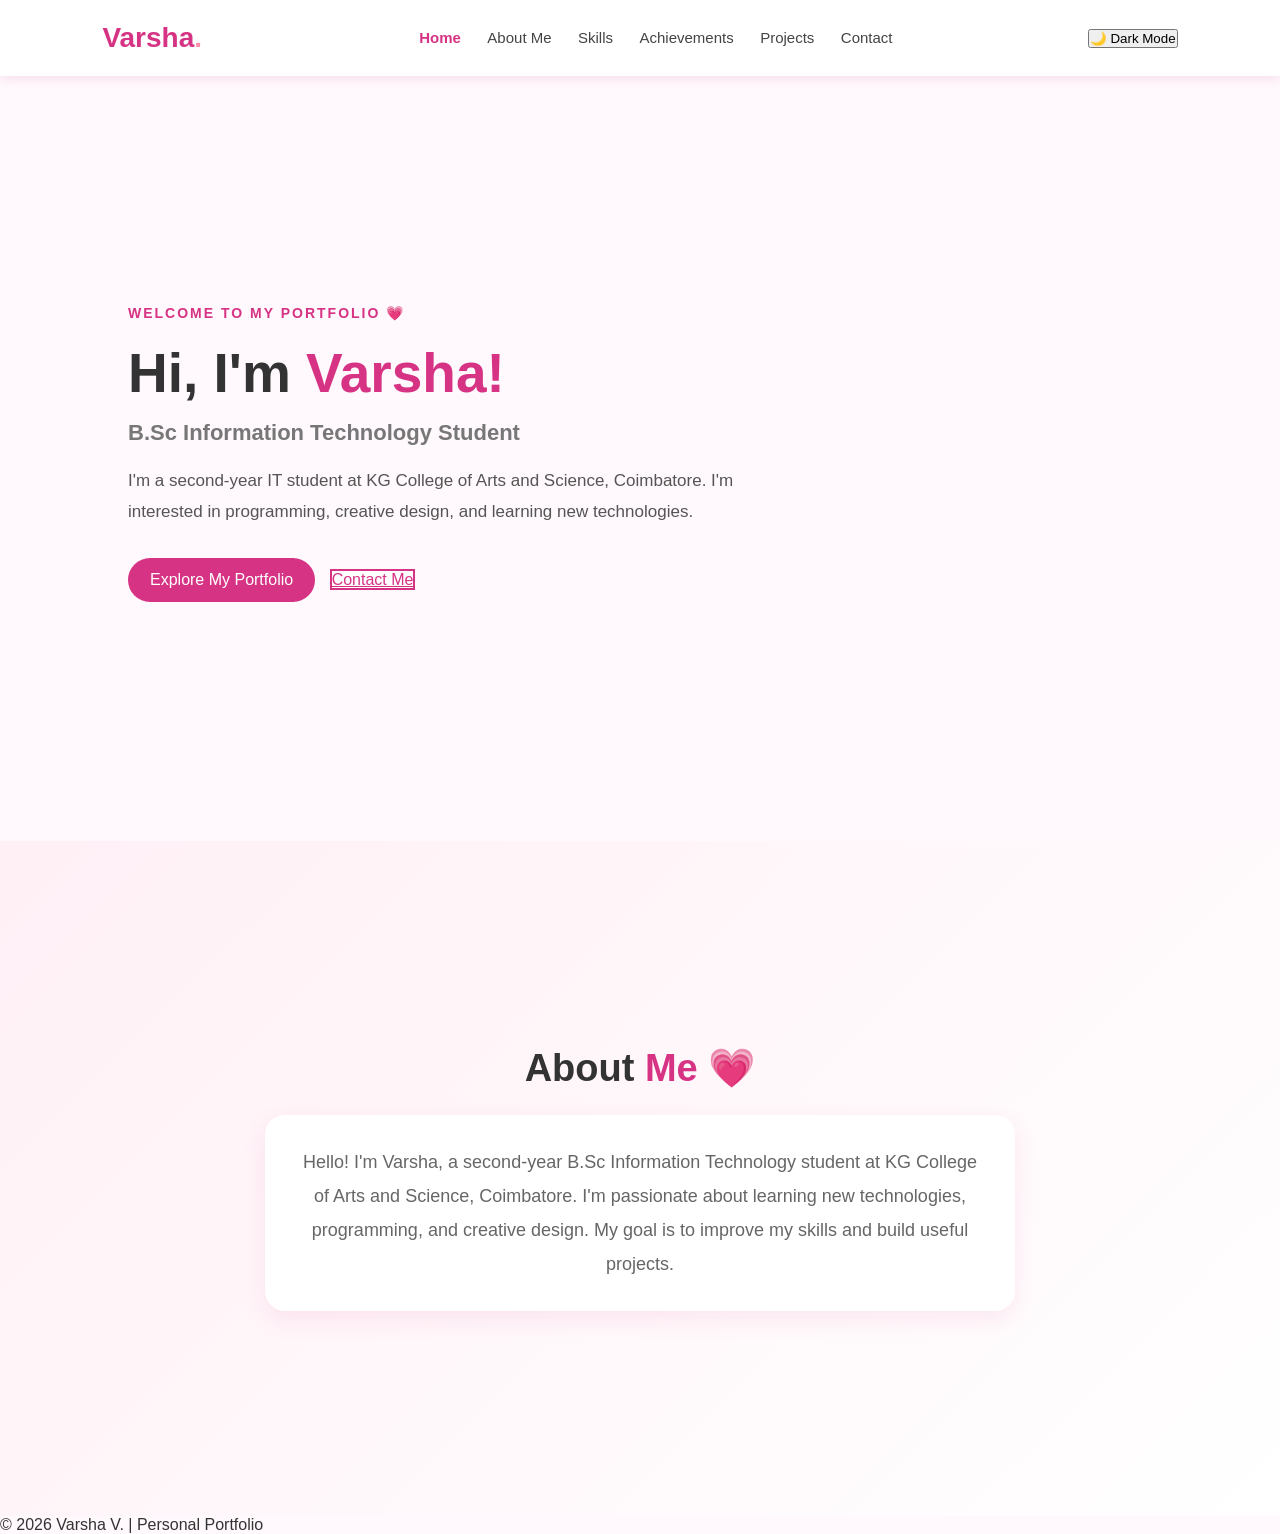
<file: index.html>
<!DOCTYPE html><html lang="en">
<head>
    <meta charset="UTF-8">
    <meta name="viewport" content="width=device-width, initial-scale=1.0">
    <title>Varsha's Portfolio</title>
    <link rel="stylesheet" href="style.css">
</head>
<body><header>
    <h2>Varsha<span>.</span></h2>

    <nav>
    <a href="index.html" class="active">Home</a>
    <a href="about.html">About Me</a>
    <a href="skills.html">Skills</a>
    <a href="achievements.html">Achievements</a>
    <a href="projects.html">Projects</a>
    <a href="contact.html">Contact</a>
</nav>
<button id="themeToggle">🌙 Dark Mode</button>
</header>

<section id="home">
    <div class="intro">
        <p class="welcome">WELCOME TO MY PORTFOLIO 💗</p>

        <h1>Hi, I'm <span>Varsha!</span></h1>

        <h3>B.Sc Information Technology Student</h3>

        <p>
            I'm a second-year IT student at KG College of Arts and Science,
            Coimbatore. I'm interested in programming, creative design,
            and learning new technologies.
        </p>

        <a href="#about" class="button">Explore My Portfolio</a>
        <a href="contact.html" class="button-outline">Contact Me</a>
    </div>
</section>
<section id="about">
        <h2>About <span>Me</span> 💗</h2>    <p>
        Hello! I'm Varsha, a second-year B.Sc Information Technology
        student at KG College of Arts and Science, Coimbatore.
        I'm passionate about learning new technologies, programming,
        and creative design. My goal is to improve my skills and
        build useful projects.
    </p>
</section>
<button id="backToTop" title="Back to Top">↑</button>
<footer>
    <p>© 2026 Varsha V. | Personal Portfolio</p>
</footer>


<script src="script.js"></script>


</body>
</html>
</file>
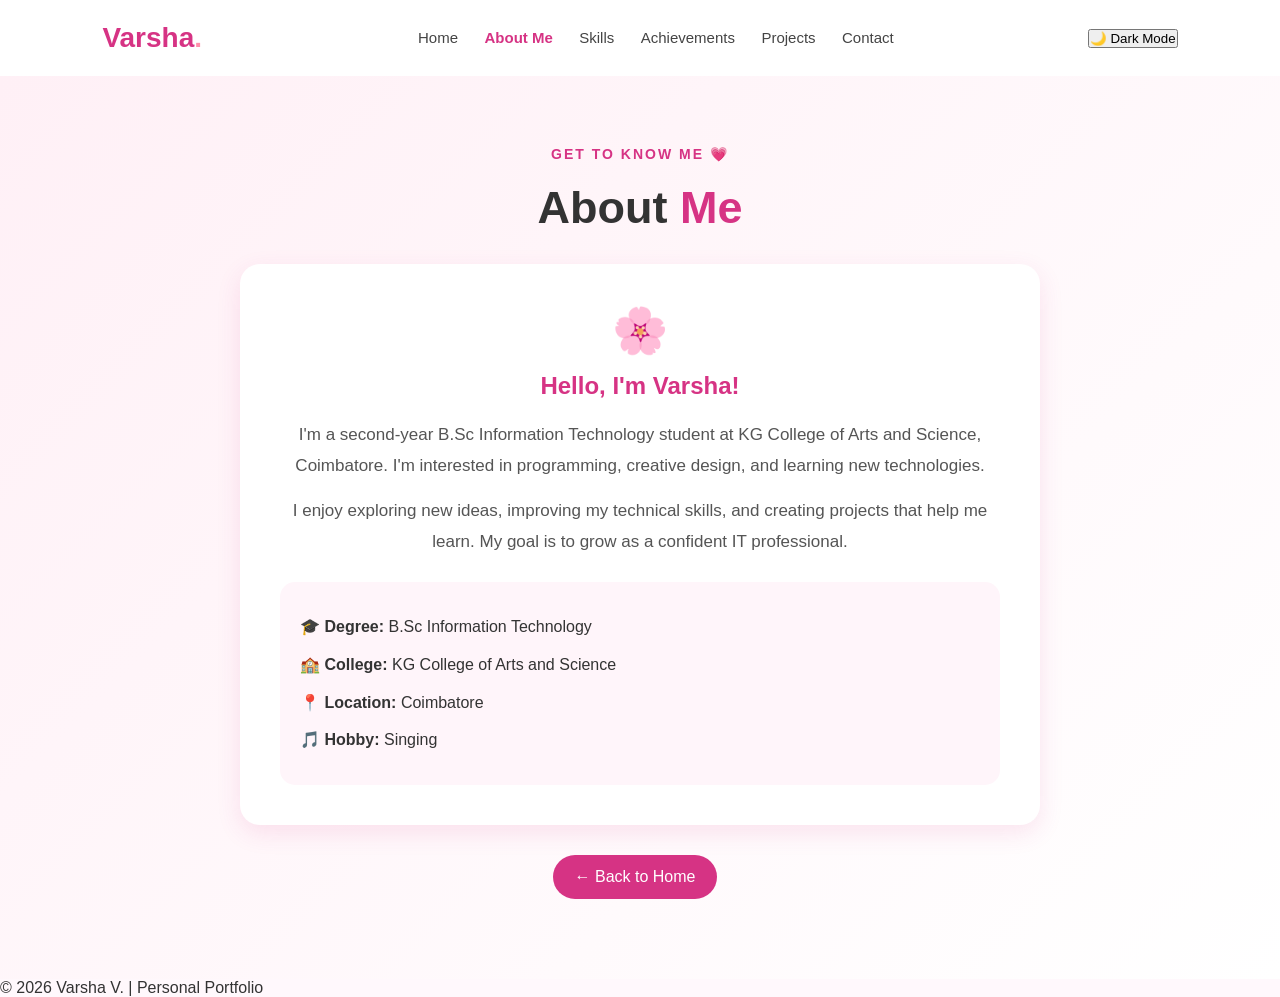
<file: about.html>
<!DOCTYPE html><html lang="en">
<head>
    <meta charset="UTF-8">
    <meta name="viewport" content="width=device-width, initial-scale=1.0">
    <title>About Me | Varsha</title>
    <link rel="stylesheet" href="style.css">
</head>
<body><header>
    <h2>Varsha<span>.</span></h2>

    <nav>
    <a href="index.html">Home</a>
    <a href="about.html" class="active">About Me</a>
    <a href="skills.html">Skills</a>
    <a href="achievements.html">Achievements</a>
    <a href="projects.html">Projects</a>
    <a href="contact.html">Contact</a>
</nav>
<button id="themeToggle">🌙 Dark Mode</button>
</header>

<main class="about-page">
    <p class="welcome">GET TO KNOW ME 💗</p>

    <h1>About <span>Me</span></h1>

    <div class="about-card">
        <div class="about-icon">🌸</div>

        <h2>Hello, I'm Varsha!</h2>

        <p>
            I'm a second-year B.Sc Information Technology student
            at KG College of Arts and Science, Coimbatore.
            I'm interested in programming, creative design, and
            learning new technologies.
        </p>

        <p>
            I enjoy exploring new ideas, improving my technical
            skills, and creating projects that help me learn.
            My goal is to grow as a confident IT professional.
        </p>

        <div class="about-details">
            <p><strong>🎓 Degree:</strong> B.Sc Information Technology</p>
            <p><strong>🏫 College:</strong> KG College of Arts and Science</p>
            <p><strong>📍 Location:</strong> Coimbatore</p>
            <p><strong>🎵 Hobby:</strong> Singing</p>
        </div>
    </div>

    <a href="index.html" class="button">← Back to Home</a>
</main>
<footer>
    <p>© 2026 Varsha V. | Personal Portfolio</p>
</footer>

<script src="script.js"></script>

</body>
</html>
</file>
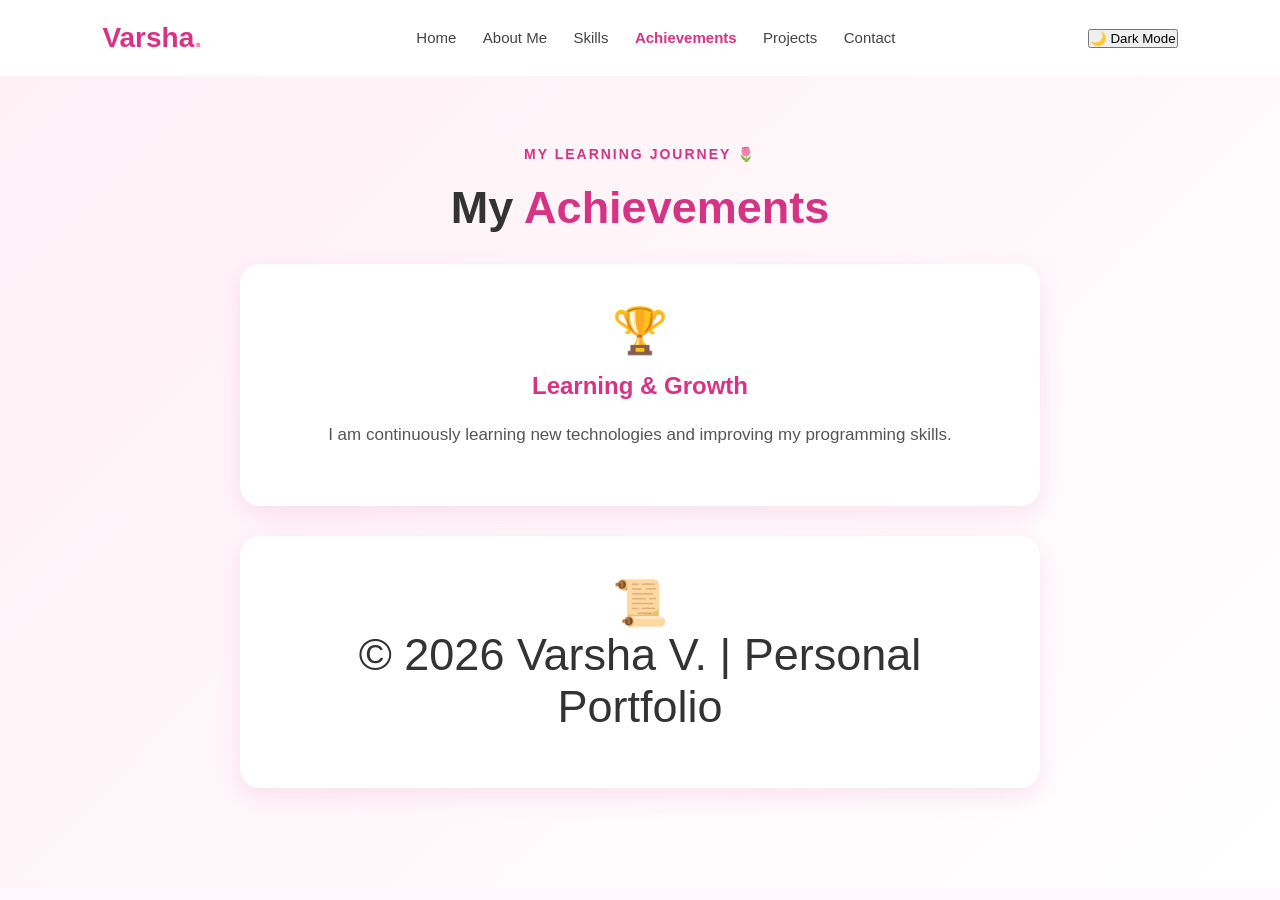
<file: achievements.html>
<!DOCTYPE html>
<html lang="en">
<head>
    <meta charset="UTF-8">
    <meta name="viewport" content="width=device-width, initial-scale=1.0">
    <title>Achievements | Varsha</title>
    <link rel="stylesheet" href="style.css">
</head>
<body>

    <header>
        <h2>Varsha<span>.</span></h2>

        <nav>
            <a href="index.html">Home</a>
            <a href="about.html">About Me</a>
            <a href="skills.html">Skills</a>
            <a href="achievements.html" class="active">Achievements</a>
            <a href="projects.html">Projects</a>
            <a href="contact.html">Contact</a>
        </nav>
        <button id="themeToggle">🌙 Dark Mode</button>
    </header>

    <main class="about-page">
        <p class="welcome">MY LEARNING JOURNEY 🌷</p>
        <h1>My <span>Achievements</span></h1>

        <div class="about-card">
            <div class="about-icon">🏆</div>
            <h2>Learning & Growth</h2>
            <p>I am continuously learning new technologies and improving my programming skills.</p>
        </div>

        <div class="about-card">
            <div class="about-icon">📜
                <footer>
    <p>© 2026 Varsha V. | Personal Portfolio</p>
</footer>

<script src="script.js"></script>
</body>
</html>
</file>
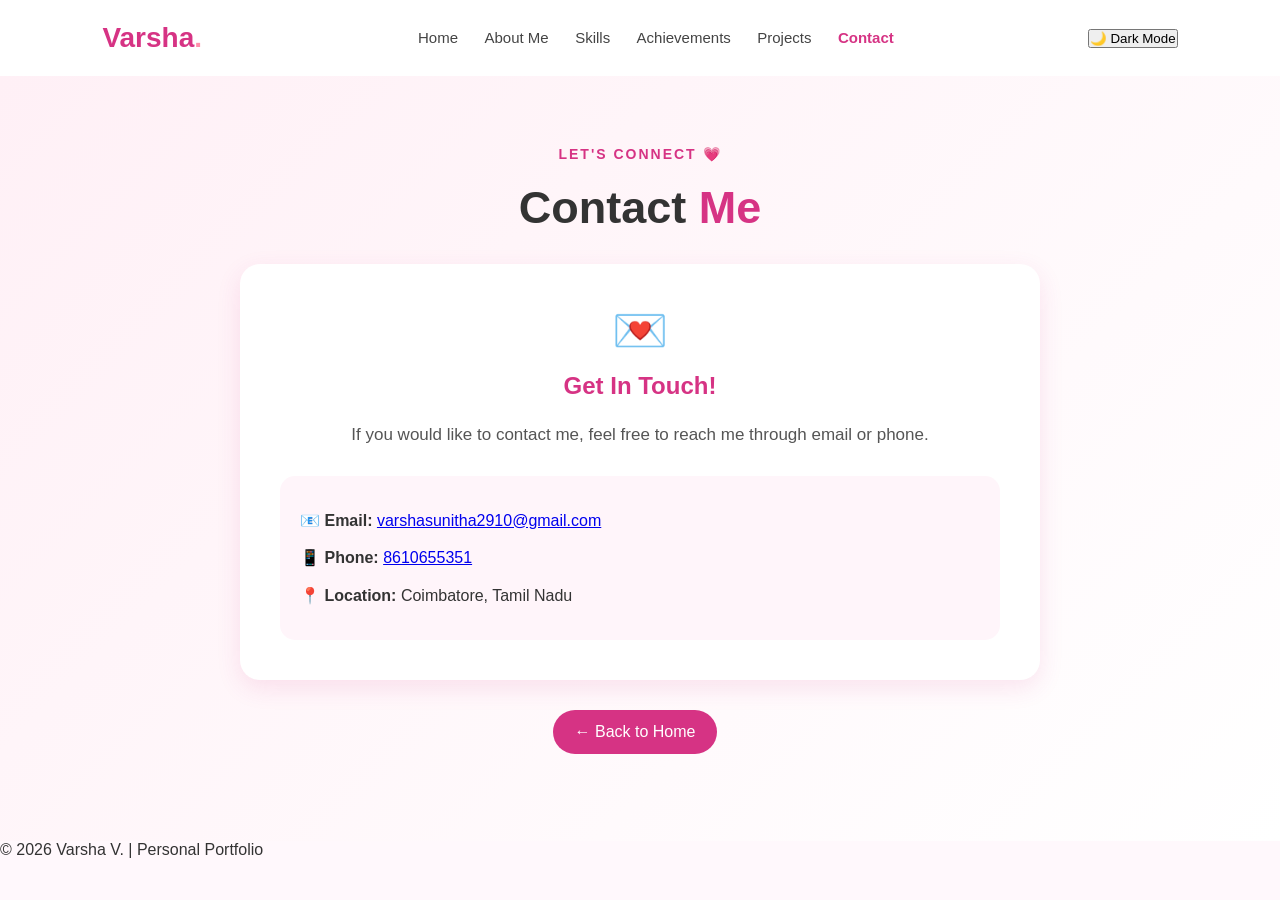
<file: contact.html>
<!DOCTYPE html>
<html lang="en">
<head>
    <meta charset="UTF-8">
    <meta name="viewport" content="width=device-width, initial-scale=1.0">
    <title>Contact Me | Varsha</title>
    <link rel="stylesheet" href="style.css">
</head>
<body>

    <header>
        <h2>Varsha<span>.</span></h2>

        <nav>
            <a href="index.html">Home</a>
            <a href="about.html">About Me</a>
            <a href="skills.html">Skills</a>
            <a href="achievements.html">Achievements</a>
            <a href="projects.html">Projects</a>
            <a href="contact.html" class="active">Contact</a>
        </nav>
        <button id="themeToggle">🌙 Dark Mode</button>
    </header>

    <main class="about-page">
        <p class="welcome">LET'S CONNECT 💗</p>
        <h1>Contact <span>Me</span></h1>

        <div class="about-card">
            <div class="about-icon">💌</div>

            <h2>Get In Touch!</h2>

            <p>If you would like to contact me, feel free to reach me through email or phone.</p>

            <div class="about-details">
                <p>📧 <strong>Email:</strong>
                    <a href="mailto:varshasunitha2910@gmail.com">
                        varshasunitha2910@gmail.com
                    </a>
                </p>

                <p>📱 <strong>Phone:</strong>
                    <a href="tel:8610655351">8610655351</a>
                </p>

                <p>📍 <strong>Location:</strong> Coimbatore, Tamil Nadu</p>
            </div>
        </div>

        <a href="index.html" class="button">← Back to Home</a>
    </main>
<footer>
    <p>© 2026 Varsha V. | Personal Portfolio</p>
</footer>
    <script src="script.js"></script>
</body>
</html>
</file>
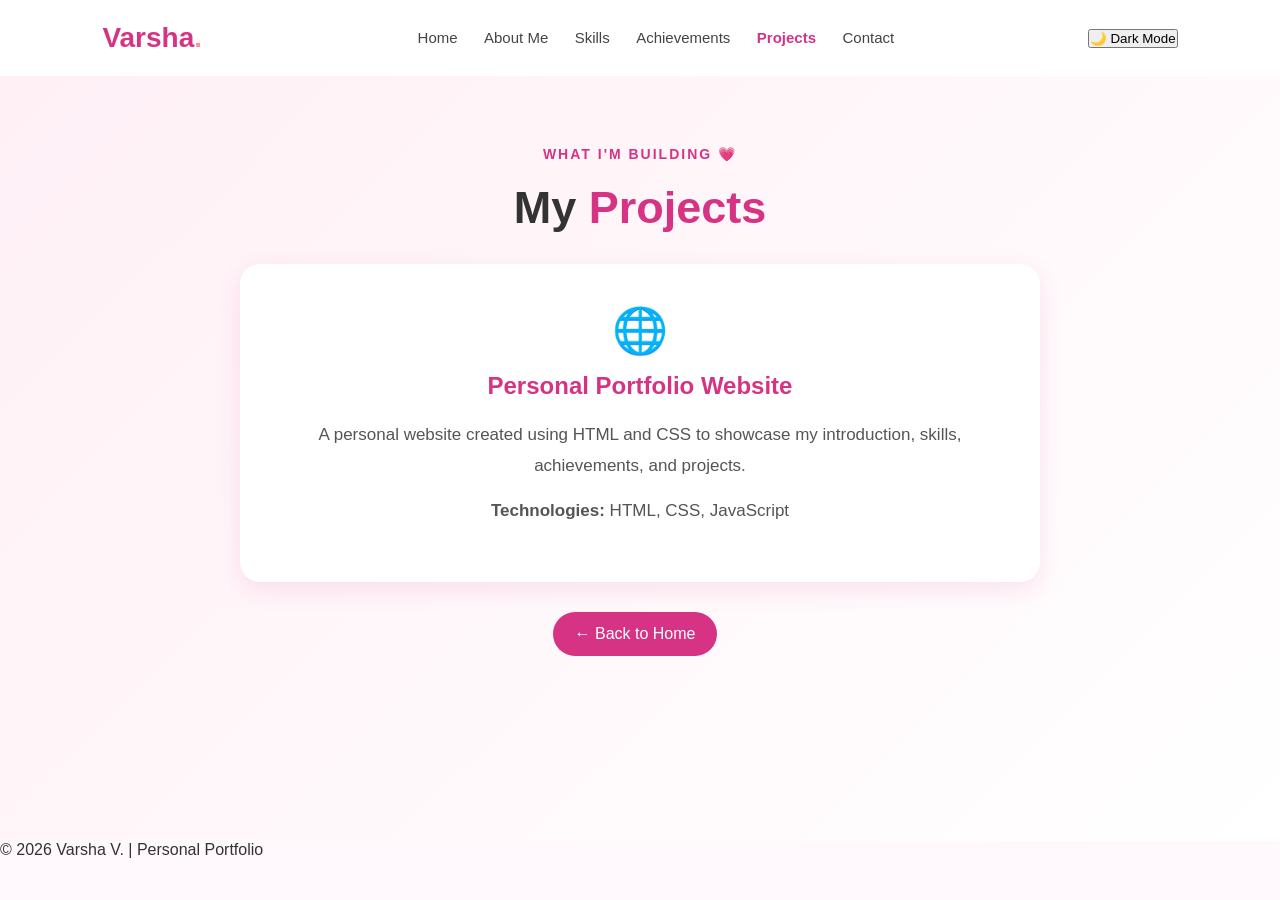
<file: projects.html>
<!DOCTYPE html>
<html lang="en">
<head>
    <meta charset="UTF-8">
    <meta name="viewport" content="width=device-width, initial-scale=1.0">
    <title>My Projects | Varsha</title>
    <link rel="stylesheet" href="style.css">
</head>
<body>

    <header>
        <h2>Varsha<span>.</span></h2>

        <nav>
            <a href="index.html">Home</a>
            <a href="about.html">About Me</a>
            <a href="skills.html">Skills</a>
            <a href="achievements.html">Achievements</a>
            <a href="projects.html" class="active">Projects</a>
            <a href="contact.html">Contact</a>
        </nav>
        <button id="themeToggle">🌙 Dark Mode</button>
    </header>

    <main class="about-page">
        <p class="welcome">WHAT I'M BUILDING 💗</p>
        <h1>My <span>Projects</span></h1>

        <div class="about-card">
            <div class="about-icon">🌐</div>
            <h2>Personal Portfolio Website</h2>
            <p>A personal website created using HTML and CSS to showcase my introduction, skills, achievements, and projects.</p>
            <p><strong>Technologies:</strong> HTML, CSS, JavaScript</p>
        </div>

        <a href="index.html" class="button">← Back to Home</a>
    </main>
    <footer>
    <p>© 2026 Varsha V. | Personal Portfolio</p>
</footer>

    <script src="script.js"></script>
</body>
</html>
</file>
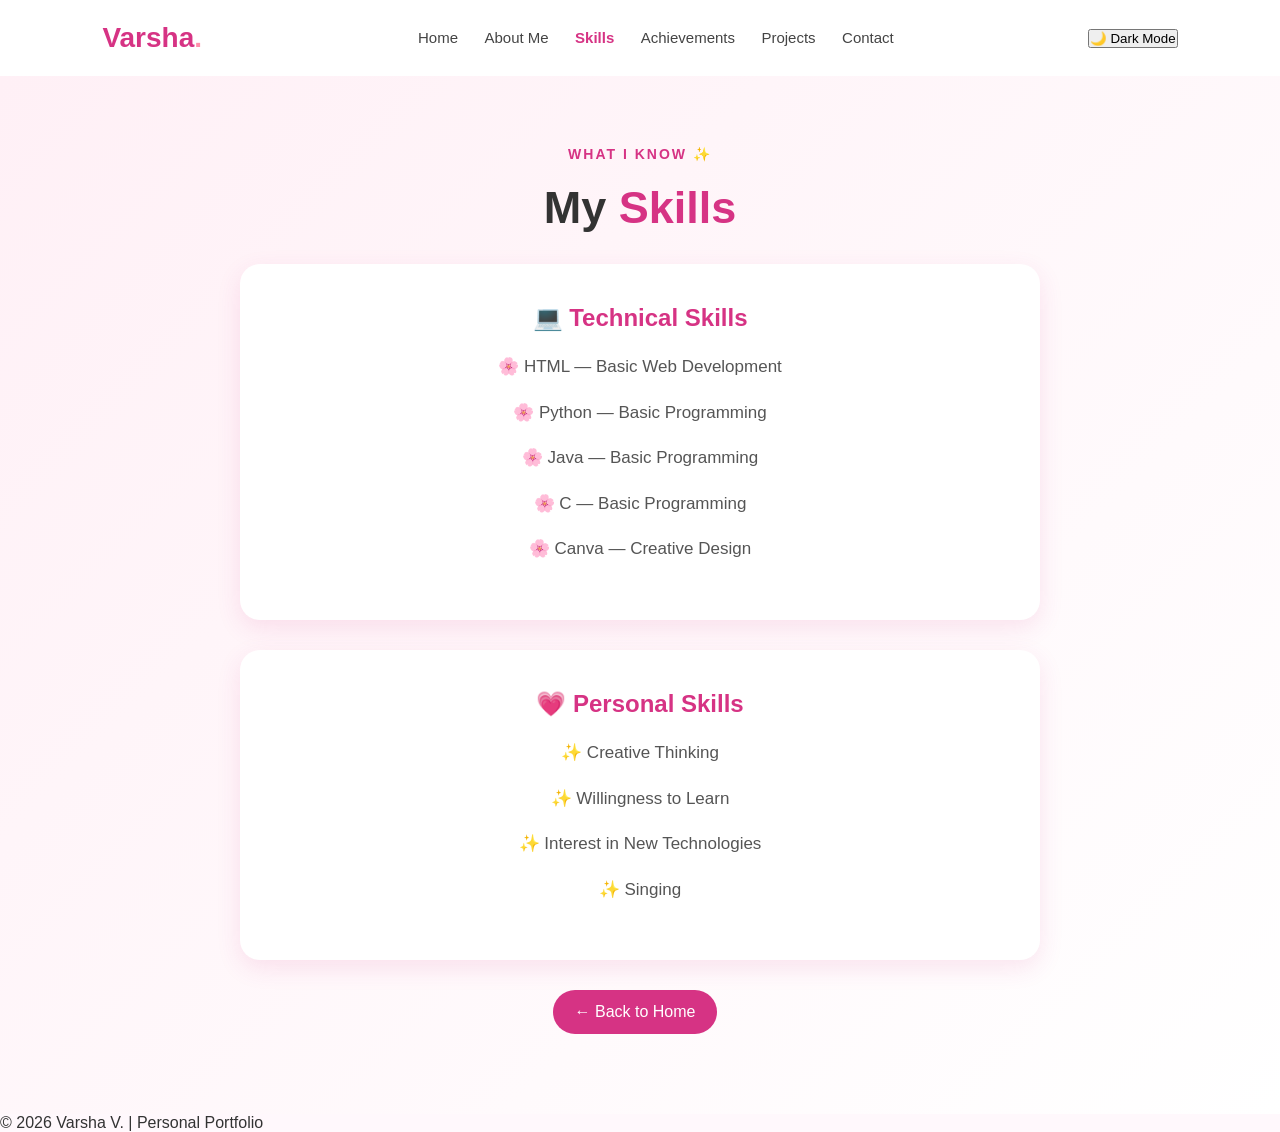
<file: skills.html>
<!DOCTYPE html>
<html lang="en">
<head>
    <meta charset="UTF-8">
    <meta name="viewport" content="width=device-width, initial-scale=1.0">
    <title>My Skills | Varsha</title>
    <link rel="stylesheet" href="style.css">
</head>
<body>

    <header>
        <h2>Varsha<span>.</span></h2>

        <nav>
            <a href="index.html">Home</a>
            <a href="about.html">About Me</a>
            <a href="skills.html" class="active">Skills</a>
            <a href="achievements.html">Achievements</a>
            <a href="projects.html">Projects</a>
            <a href="contact.html">Contact</a>
        </nav>
        <button id="themeToggle">🌙 Dark Mode</button>
    </header>

    <main class="about-page">
        <p class="welcome">WHAT I KNOW ✨</p>
        <h1>My <span>Skills</span></h1>

        <div class="about-card">
            <h2>💻 Technical Skills</h2>

            <p>🌸 HTML — Basic Web Development</p>
            <p>🌸 Python — Basic Programming</p>
            <p>🌸 Java — Basic Programming</p>
            <p>🌸 C — Basic Programming</p>
            <p>🌸 Canva — Creative Design</p>
        </div>

        <div class="about-card">
            <h2>💗 Personal Skills</h2>

            <p>✨ Creative Thinking</p>
            <p>✨ Willingness to Learn</p>
            <p>✨ Interest in New Technologies</p>
            <p>✨ Singing</p>
        </div>

        <a href="index.html" class="button">← Back to Home</a>
    </main>
    <footer>
    <p>© 2026 Varsha V. | Personal Portfolio</p>
</footer>

    <script src="script.js"></script>
</body>
</html>
</file>
<file: style.css>
* {
  margin: 0;
  padding: 0;
  box-sizing: border-box;
  scroll-behavior: smooth;
  }

body {
font-family: Arial, sans-serif;
background-color: #fff8fc;
color: #333;
}

header {
display: flex;
justify-content: space-between;
align-items: center;
padding: 22px 8%;
background-color: white;
box-shadow: 0 2px 10px #f5dce9;
}

header h2 {
color: #d63384;
font-size: 28px;
}

header h2 span {
color: #ff8fab;
}

nav a {
text-decoration: none;
color: #444;
margin-left: 22px;
font-size: 15px;
}

nav a:hover {
color: #d63384;
}

#home {
min-height: 85vh;
display: flex;
align-items: center;
padding: 60px 10%;
}

.intro {
max-width: 650px;
}

.welcome {
color: #d63384;
font-size: 14px;
font-weight: bold;
letter-spacing: 2px;
margin-bottom: 20px;
}

.intro h1 {
font-size: 55px;
margin-bottom: 15px;
}

.intro h1 span {
color: #d63384;
}

.intro h3 {
color: #777;
font-size: 22px;
margin-bottom: 20px;
}

.intro > p:not(.welcome) {
font-size: 17px;
line-height: 1.8;
margin-bottom: 30px;
color: #555;
}

.button {
display: inline-block;
background-color: #d63384;
color: white;
text-decoration: none;
padding: 13px 22px;
border-radius: 25px;
margin-right: 10px;
margin-bottom: 10px;
transition: 0.3s;
}

.button:hover {
background-color: #ad2167;
transform: translateY(-3px);
}

.button-outline {
background-color: white;
color: #d63384;
border: 2px solid #d63384;
}

.button-outline:hover {
background-color: #d63384;
color: white;
}
/* About Me Section */

#about {
min-height: 75vh;
padding: 100px 10%;
background: linear-gradient(135deg, #fff0f6, #ffffff);
display: flex;
flex-direction: column;
justify-content: center;
align-items: center;
text-align: center;
}

#about h2 {
font-size: 38px;
color: #333333;
margin-bottom: 25px;
}

#about h2 span {
color: #d63384;
}

#about p {
max-width: 750px;
font-size: 18px;
line-height: 1.9;
color: #666666;
background: white;
padding: 30px;
border-radius: 20px;
box-shadow: 0 8px 25px rgba(214, 51, 132, 0.10);
}

/* Active Navigation Link */

nav a.active {
color: #d63384;
font-weight: bold;
}

/* About Me Separate Page */

.about-page {
min-height: 85vh;
padding: 70px 10%;
text-align: center;
background: linear-gradient(135deg, #fff0f6, #ffffff);
}

.about-page h1 {
font-size: 45px;
margin: 15px 0 30px;
}

.about-page h1 span {
color: #d63384;
}

.about-card {
max-width: 800px;
margin: 0 auto 30px;
padding: 40px;
background: white;
border-radius: 20px;
box-shadow: 0 8px 25px rgba(214, 51, 132, 0.12);
}

.about-icon {
font-size: 45px;
margin-bottom: 15px;
}

.about-card h2 {
color: #d63384;
margin-bottom: 20px;
}

.about-card > p {
color: #555;
font-size: 17px;
line-height: 1.8;
margin-bottom: 15px;
}

.about-details {
margin-top: 25px;
padding: 20px;
background: #fff5fa;
border-radius: 15px;
text-align: left;
}

.about-details p {
margin: 12px 0;
line-height: 1.6;
}

@media (max-width: 768px) {
header {
flex-direction: column;
gap: 15px;
}

nav {
    display: flex;
    flex-wrap: wrap;
    justify-content: center;
    gap: 12px;
}

nav a {
    margin-left: 0;
}

.about-page {
    padding: 45px 5%;
}

.about-page h1 {
    font-size: 35px;
}

.about-card {
    padding: 25px 20px;
}

}

#backToTop {
    display: none;
    position: fixed;
    bottom: 20px;
    right: 20px;
    background: #d63384;
    color: white;
    border: none;
    border-radius: 50%;
    width: 45px;
    height: 45px;
    font-size: 24px;
    cursor: pointer;
    box-shadow: 0 4px 10px rgba(214, 51, 132, 0.3);
    z-index: 1000;
}

#backToTop:hover {
    background: #b0256b;
}

.dark-mode {
    background: #222;
    color: white;
}

.dark-mode .about-page {
    background: #292929;
}

.dark-mode .about-card {
    background: #383838;
    color: white;
}

.dark-mode .about-card p {
    color: #eeeeee;
}
</file>
